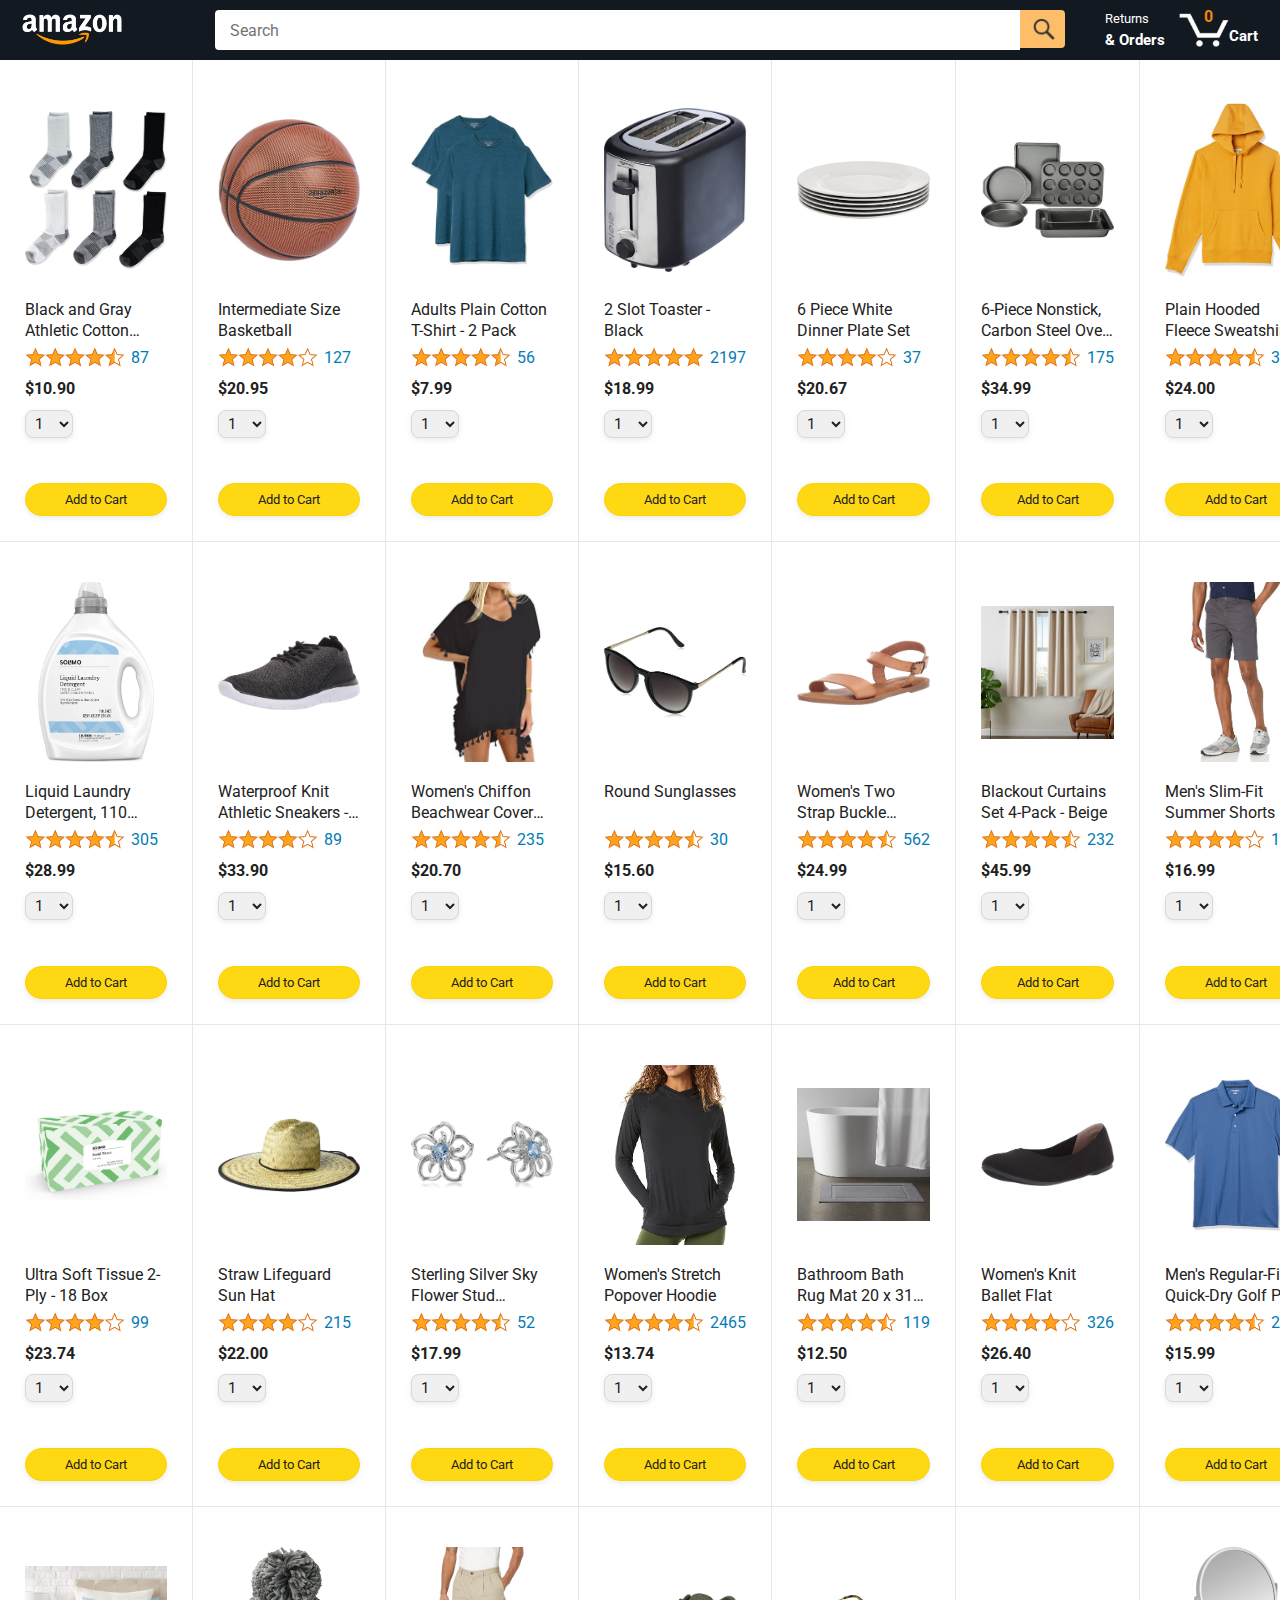
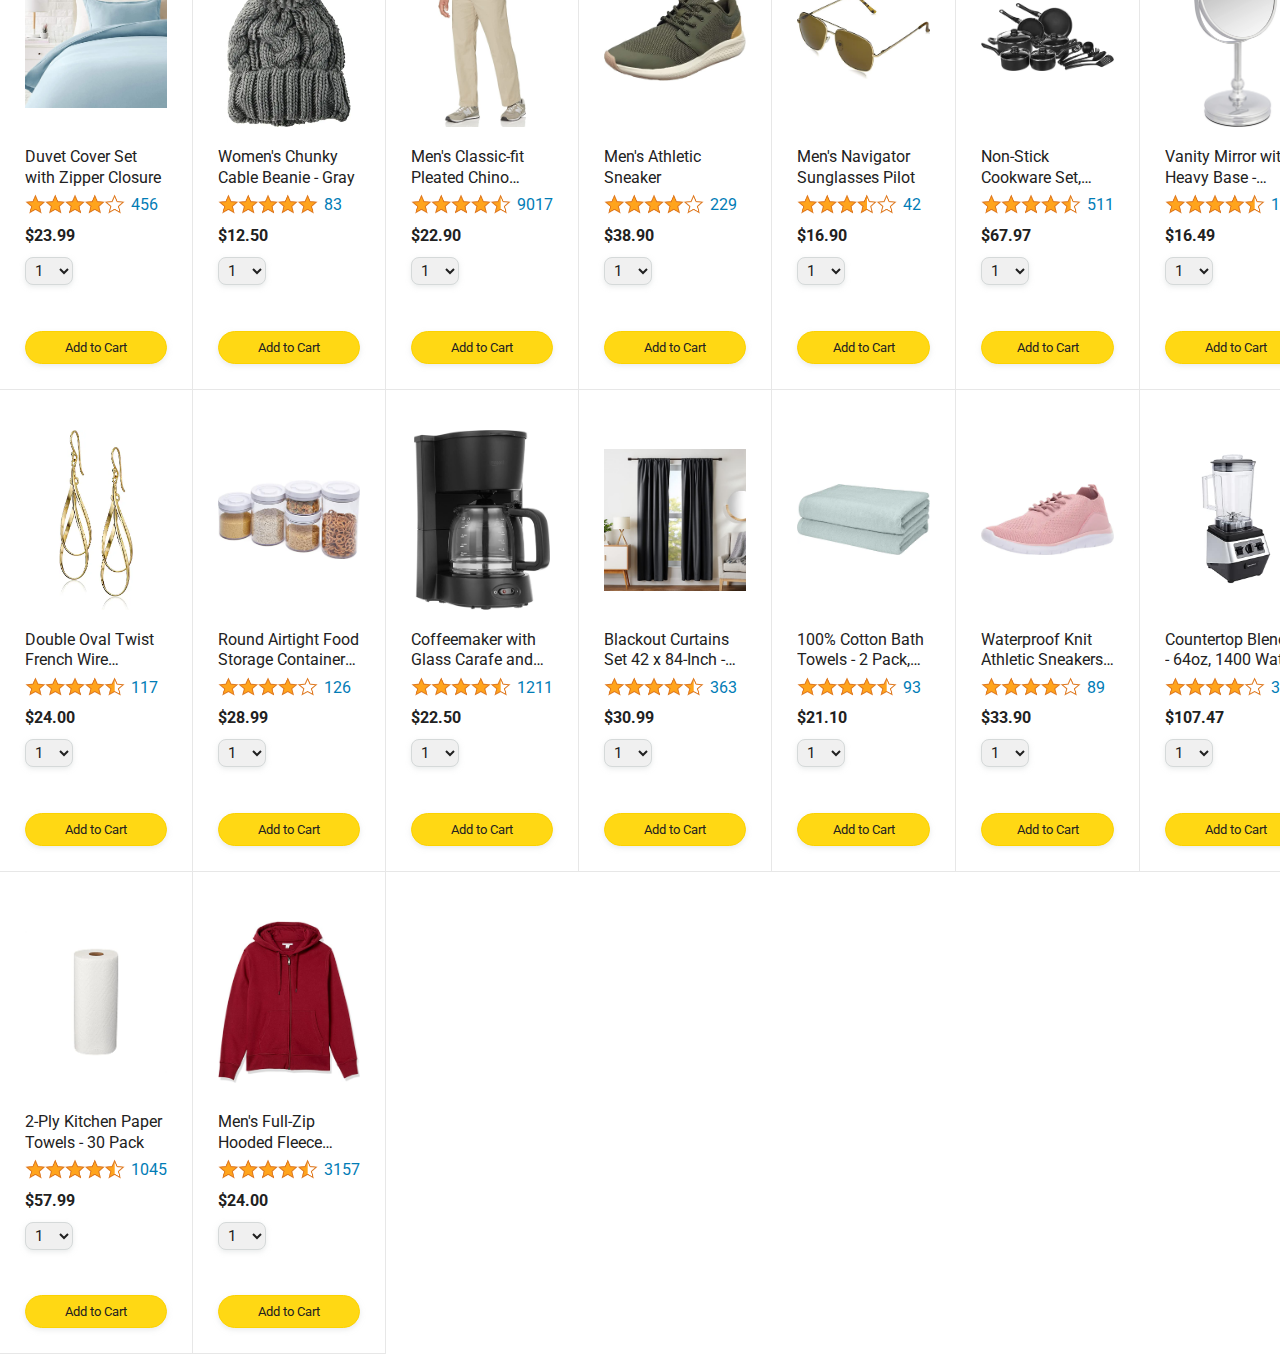
<file: index.html>
<!DOCTYPE html>
<html>
  <head>
    <title>Amazon Project</title>
    <meta name="viewport" content="width=device-width, initial-scale=1">

    <link rel="preconnect" href="https://fonts.googleapis.com">
    <link rel="preconnect" href="https://fonts.gstatic.com" crossorigin>
    <link href="https://fonts.googleapis.com/css2?family=Roboto:wght@400;500;700&display=swap" rel="stylesheet">

    <link rel="stylesheet" href="styles/shared/general.css">
    <link rel="stylesheet" href="styles/shared/amazon-header.css">
    <link rel="stylesheet" href="styles/pages/amazon.css">
    <link href="https://cdn.jsdelivr.net/npm/bootstrap@5.3.0/dist/css/bootstrap.min.css" rel="stylesheet" integrity="sha384-9ndCyUaIbzAi2FUVXJi0CjmCapSmO7SnpJef0486qhLnuZ2cdeRhO02iuK6FUUVM" crossorigin="anonymous">
  </head>
  <body class="container-fluid" style="line-height: 130%;">
    <div class="amazon-header">
      <div class="amazon-header-left-section">
        <a href="index.html" class="header-link">
          <img class="amazon-logo"
            src="images/amazon-logo-white.png">
          <img class="amazon-mobile-logo"
            src="images/amazon-mobile-logo-white.png">
        </a>
      </div>

      <div class="amazon-header-middle-section">
        <input class="search-bar" type="text" placeholder="Search">

        <button class="search-button">
          <img class="search-icon" src="images/icons/search-icon.png">
        </button>
      </div>

      <div class="amazon-header-right-section">
        <a class="orders-link header-link" href="orders.html">
          <span class="returns-text">Returns</span>
          <span class="orders-text">& Orders</span>
        </a>

        <a class="cart-link header-link" href="checkout.html">
          <img class="cart-icon" src="images/icons/cart-icon.png">
          <div class="cart-quantity"><span id="cart-quantity">0</span></div>
          <div class="cart-text">Cart</div>
        </a>
      </div>
    </div>
    
    <div class="main">
      <div class="products-grid products-grid-js row"></div>
      </div>
    </div>

    <script src="data/cart.js"></script>
    <script src="data/products.js"></script>
    <script src="scripts/amazon.js"></script>
    <script src="https://cdn.jsdelivr.net/npm/bootstrap@5.3.0/dist/js/bootstrap.bundle.min.js" integrity="sha384-geWF76RCwLtnZ8qwWowPQNguL3RmwHVBC9FhGdlKrxdiJJigb/j/68SIy3Te4Bkz" crossorigin="anonymous"></script>
    
  </body>
</html>
</file>
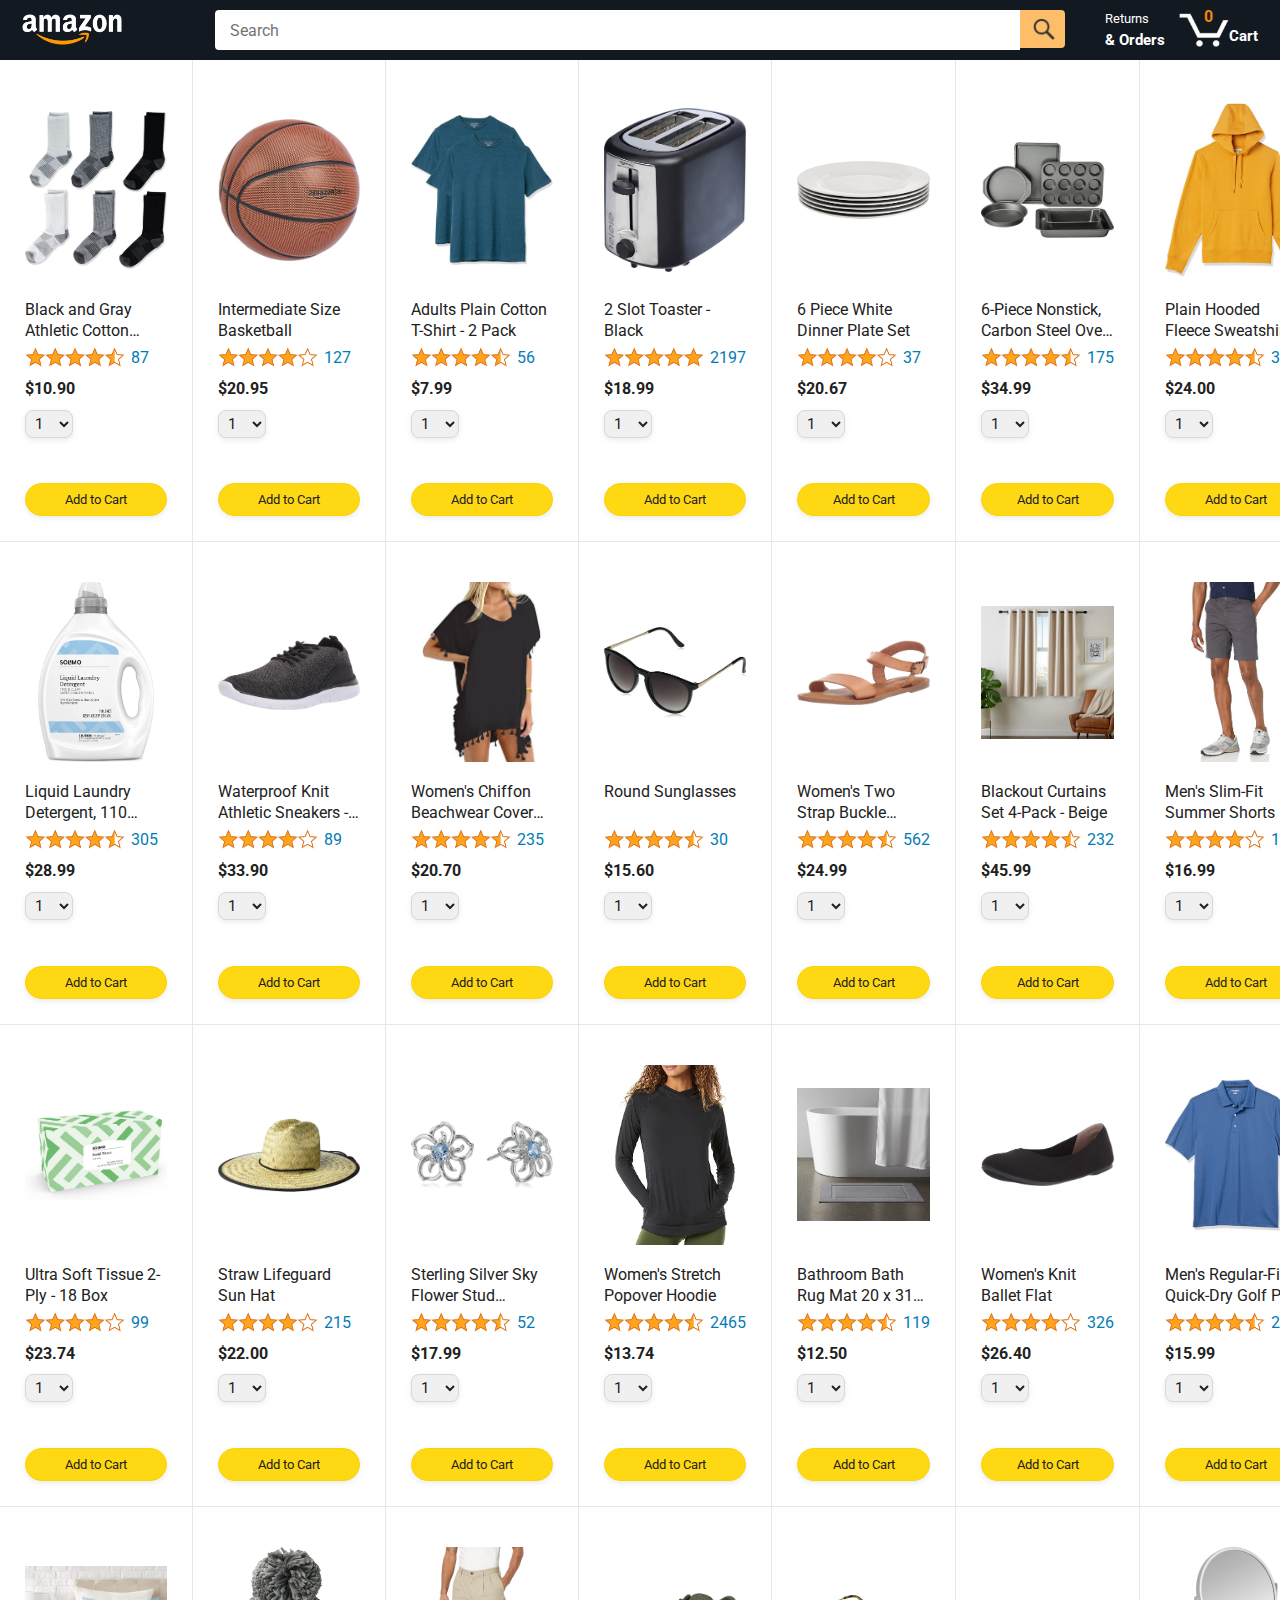
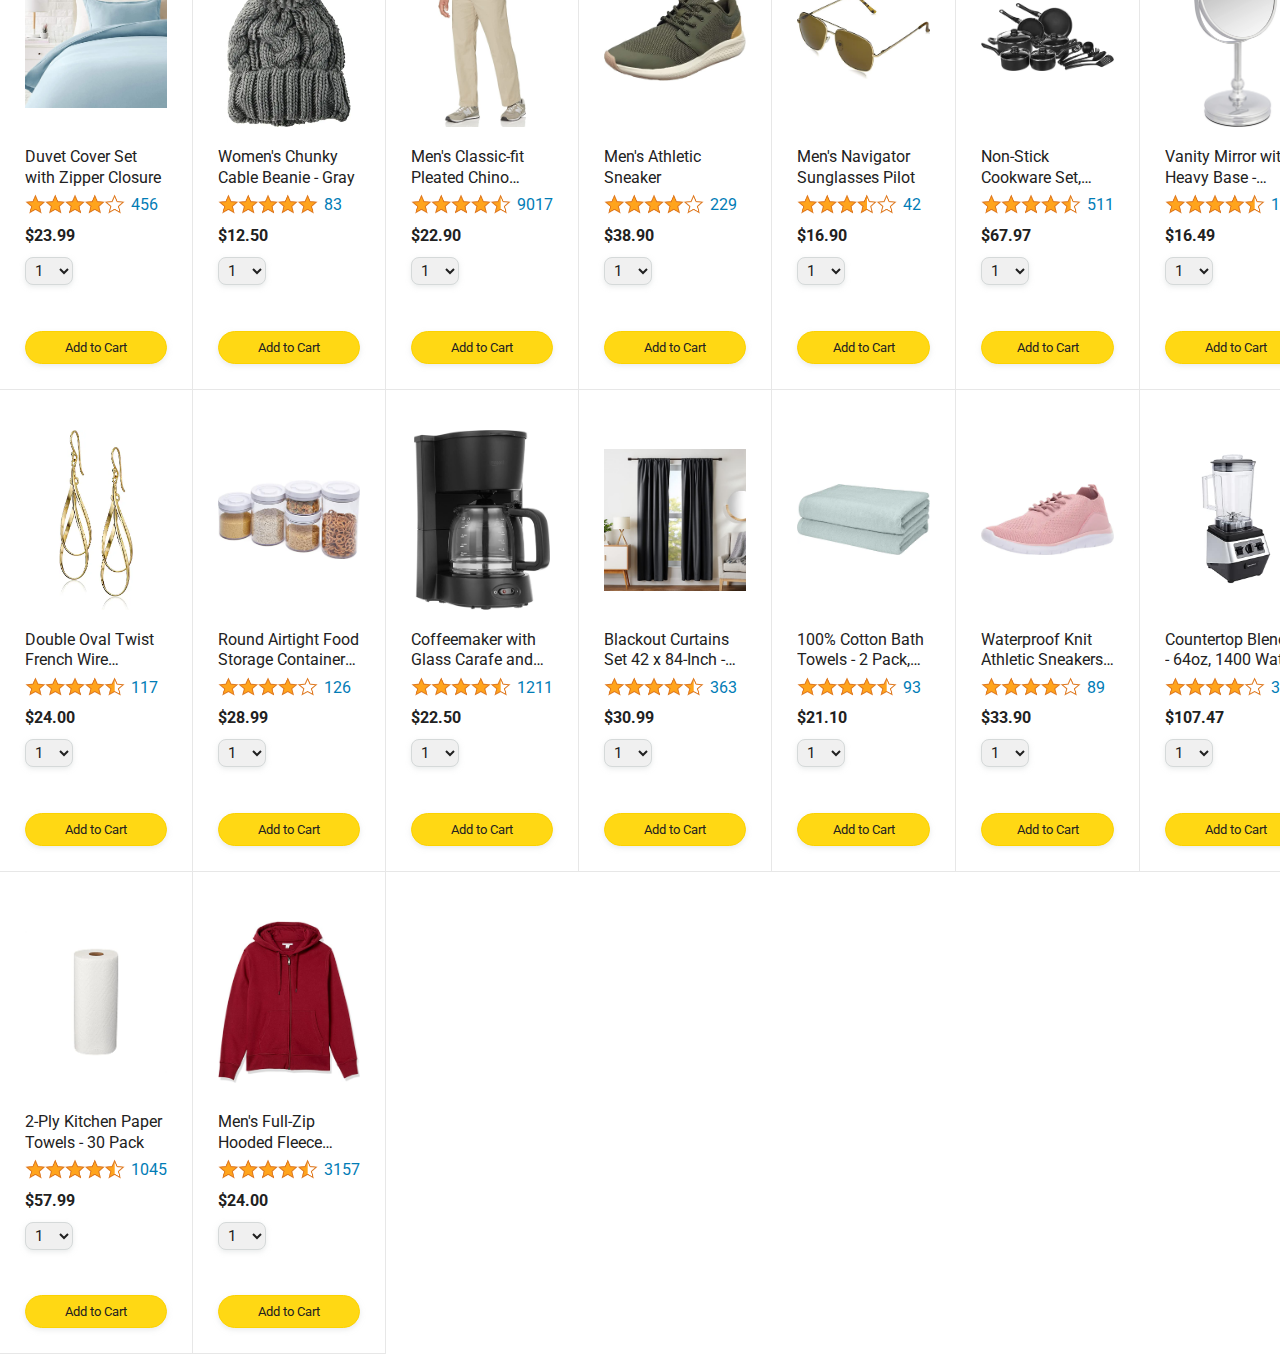
<file: amazon.html>
<!DOCTYPE html>
<html>
  <head>
    <title>Amazon Project</title>

    <!-- This code is needed for responsive design to work.
      (Responsive design = make the website look good on
      smaller screen sizes like a phone or a tablet). -->
    <meta name="viewport" content="width=device-width, initial-scale=1">

    <!-- Load a font called Roboto from Google Fonts. -->
    <link rel="preconnect" href="https://fonts.googleapis.com">
    <link rel="preconnect" href="https://fonts.gstatic.com" crossorigin>
    <link href="https://fonts.googleapis.com/css2?family=Roboto:wght@400;500;700&display=swap" rel="stylesheet">

    <!-- Here are the CSS files for this page. -->
    <link rel="stylesheet" href="styles/shared/general.css">
    <link rel="stylesheet" href="styles/shared/amazon-header.css">
    <link rel="stylesheet" href="styles/pages/amazon.css">
  </head>
  <body>
    <div class="amazon-header">
      <div class="amazon-header-left-section">
        <a href="amazon.html" class="header-link">
          <img class="amazon-logo"
            src="images/amazon-logo-white.png">
          <img class="amazon-mobile-logo"
            src="images/amazon-mobile-logo-white.png">
        </a>
      </div>

      <div class="amazon-header-middle-section">
        <input class="search-bar" type="text" placeholder="Search">

        <button class="search-button">
          <img class="search-icon" src="images/icons/search-icon.png">
        </button>
      </div>

      <div class="amazon-header-right-section">
        <a class="orders-link header-link" href="orders.html">
          <span class="returns-text">Returns</span>
          <span class="orders-text">& Orders</span>
        </a>

        <a class="cart-link header-link" href="checkout.html">
          <img class="cart-icon" src="images/icons/cart-icon.png">
          <div class="cart-quantity"><span id="cart-quantity">0</span></div>
          <div class="cart-text">Cart</div>
        </a>
      </div>
    </div>
    
    <div class="main">
      <div class="products-grid products-grid-js">
        </div>
      </div>
    </div>

    <script src="data/cart.js"></script>
    <script src="data/products.js"></script>
    <script src="scripts/amazon.js"></script>
    
  </body>
</html>
</file>
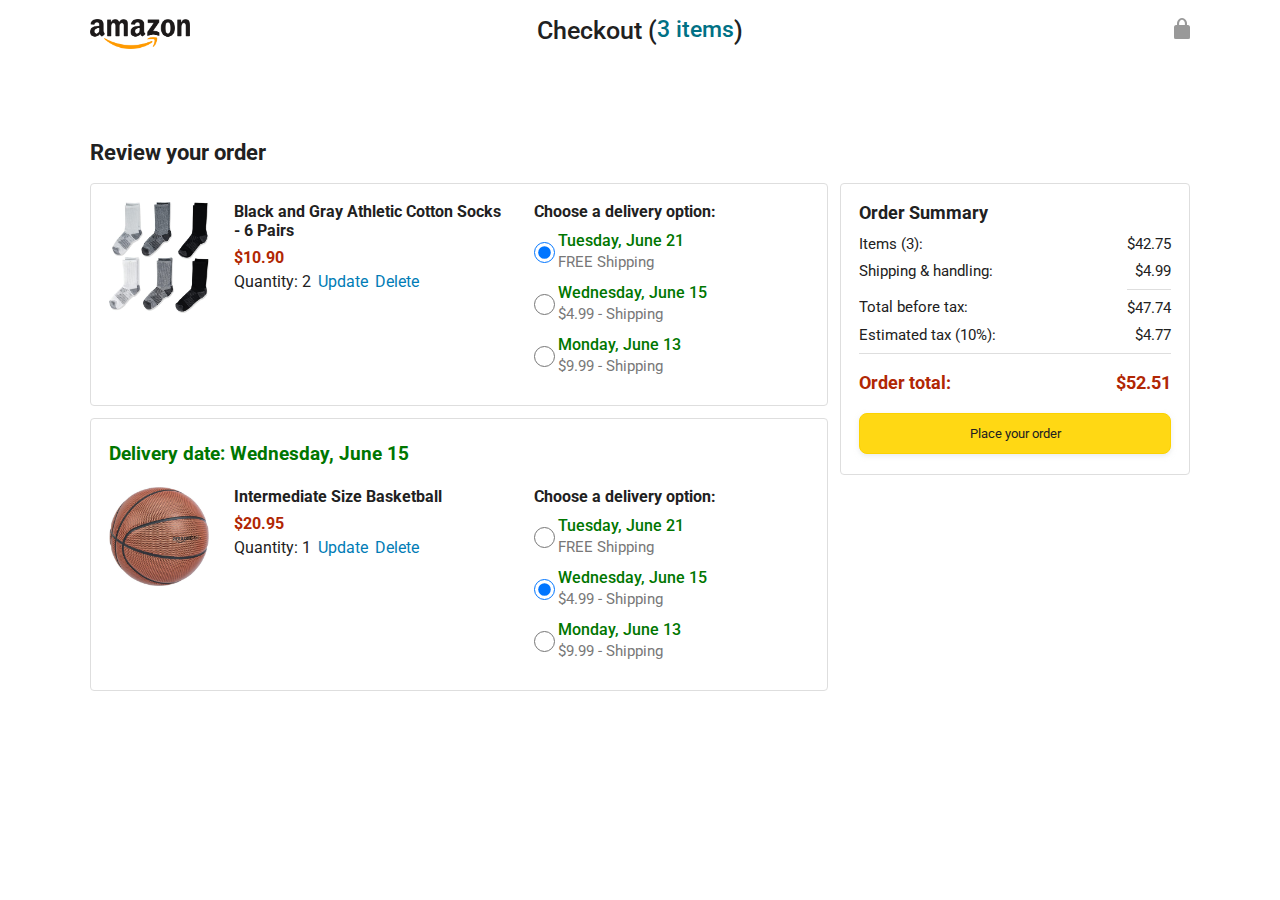
<file: checkout.html>
<!DOCTYPE html>
<html>
  <head>
    <title>Checkout</title>
    <meta name="viewport" content="width=device-width, initial-scale=1">
    <link rel="preconnect" href="https://fonts.googleapis.com">
    <link rel="preconnect" href="https://fonts.gstatic.com" crossorigin>
    <link href="https://fonts.googleapis.com/css2?family=Roboto:wght@400;500;700&display=swap" rel="stylesheet">
    <link rel="stylesheet" href="styles/shared/general.css">
    <link rel="stylesheet" href="styles/pages/checkout/checkout-header.css">
    <link rel="stylesheet" href="styles/pages/checkout/checkout.css">
  </head>
  <body>
    <div class="checkout-header">
      <div class="header-content">
        <div class="checkout-header-left-section">
          <a href="index.html">
            <img class="amazon-logo" src="images/amazon-logo.png">
            <img class="amazon-mobile-logo" src="images/amazon-mobile-logo.png">
          </a>
        </div>

        <div class="checkout-header-middle-section">
          Checkout (<a class="return-to-home-link"
            href="index.html">3 items</a>)
        </div>

        <div class="checkout-header-right-section">
          <img src="images/icons/checkout-lock-icon.png">
        </div>
      </div>
    </div>

    <div class="main">
      <div class="page-title">Review your order</div>

      <div class="checkout-grid">
        <div class="order-summary">
          <div class="cart-item-container">

            <div class="cart-item-details-grid">
              <img class="product-image"
                src="images/products/athletic-cotton-socks-6-pairs.jpg">

              <div class="cart-item-details">
                <div class="product-name">
                  Black and Gray Athletic Cotton Socks - 6 Pairs
                </div>
                <div class="product-price">
                  $10.90
                </div>
                <div class="product-quantity">
                  <span>
                    Quantity: <span class="quantity-label">2</span>
                  </span>
                  <span class="update-quantity-link link-primary">
                    Update
                  </span>
                  <span class="delete-quantity-link link-primary">
                    Delete
                  </span>
                </div>
              </div>

              <div class="delivery-options">
                <div class="delivery-options-title">
                  Choose a delivery option:
                </div>
                <div class="delivery-option">
                  <input type="radio" checked
                    class="delivery-option-input"
                    name="delivery-option-1">
                  <div>
                    <div class="delivery-option-date">
                      Tuesday, June 21
                    </div>
                    <div class="delivery-option-price">
                      FREE Shipping
                    </div>
                  </div>
                </div>
                <div class="delivery-option">
                  <input type="radio"
                    class="delivery-option-input"
                    name="delivery-option-1">
                  <div>
                    <div class="delivery-option-date">
                      Wednesday, June 15
                    </div>
                    <div class="delivery-option-price">
                      $4.99 - Shipping
                    </div>
                  </div>
                </div>
                <div class="delivery-option">
                  <input type="radio"
                    class="delivery-option-input"
                    name="delivery-option-1">
                  <div>
                    <div class="delivery-option-date">
                      Monday, June 13
                    </div>
                    <div class="delivery-option-price">
                      $9.99 - Shipping
                    </div>
                  </div>
                </div>
              </div>
            </div>
          </div>

          <div class="cart-item-container">
            <div class="delivery-date">
              Delivery date: Wednesday, June 15
            </div>

            <div class="cart-item-details-grid">
              <img class="product-image"
                src="images/products/intermediate-composite-basketball.jpg">

              <div class="cart-item-details">
                <div class="product-name">
                  Intermediate Size Basketball
                </div>
                <div class="product-price">
                  $20.95
                </div>
                <div class="product-quantity">
                  <span>
                    Quantity: <span class="quantity-label">1</span>
                  </span>
                  <span class="update-quantity-link link-primary">
                    Update
                  </span>
                  <span class="delete-quantity-link link-primary">
                    Delete
                  </span>
                </div>
              </div>

              <div class="delivery-options">
                <div class="delivery-options-title">
                  Choose a delivery option:
                </div>

                <div class="delivery-option">
                  <input type="radio" class="delivery-option-input"
                    name="delivery-option-2">
                  <div>
                    <div class="delivery-option-date">
                      Tuesday, June 21
                    </div>
                    <div class="delivery-option-price">
                      FREE Shipping
                    </div>
                  </div>
                </div>
                <div class="delivery-option">
                  <input type="radio" checked class="delivery-option-input"
                    name="delivery-option-2">
                  <div>
                    <div class="delivery-option-date">
                      Wednesday, June 15
                    </div>
                    <div class="delivery-option-price">
                      $4.99 - Shipping
                    </div>
                  </div>
                </div>
                <div class="delivery-option">
                  <input type="radio" class="delivery-option-input"
                    name="delivery-option-2">
                  <div>
                    <div class="delivery-option-date">
                      Monday, June 13
                    </div>
                    <div class="delivery-option-price">
                      $9.99 - Shipping
                    </div>
                  </div>
                </div>
              </div>
            </div>
          </div>
        </div>

        <div class="payment-summary">
          <div class="payment-summary-title">
            Order Summary
          </div>

          <div class="payment-summary-row">
            <div>Items (3):</div>
            <div class="payment-summary-money">$42.75</div>
          </div>

          <div class="payment-summary-row">
            <div>Shipping &amp; handling:</div>
            <div class="payment-summary-money">$4.99</div>
          </div>

          <div class="payment-summary-row subtotal-row">
            <div>Total before tax:</div>
            <div class="payment-summary-money">$47.74</div>
          </div>

          <div class="payment-summary-row">
            <div>Estimated tax (10%):</div>
            <div class="payment-summary-money">$4.77</div>
          </div>

          <div class="payment-summary-row total-row">
            <div>Order total:</div>
            <div class="payment-summary-money">$52.51</div>
          </div>

          <button class="place-order-button button-primary">
            Place your order
          </button>
        </div>
      </div>
    </div>
  </body>
</html>
</file>
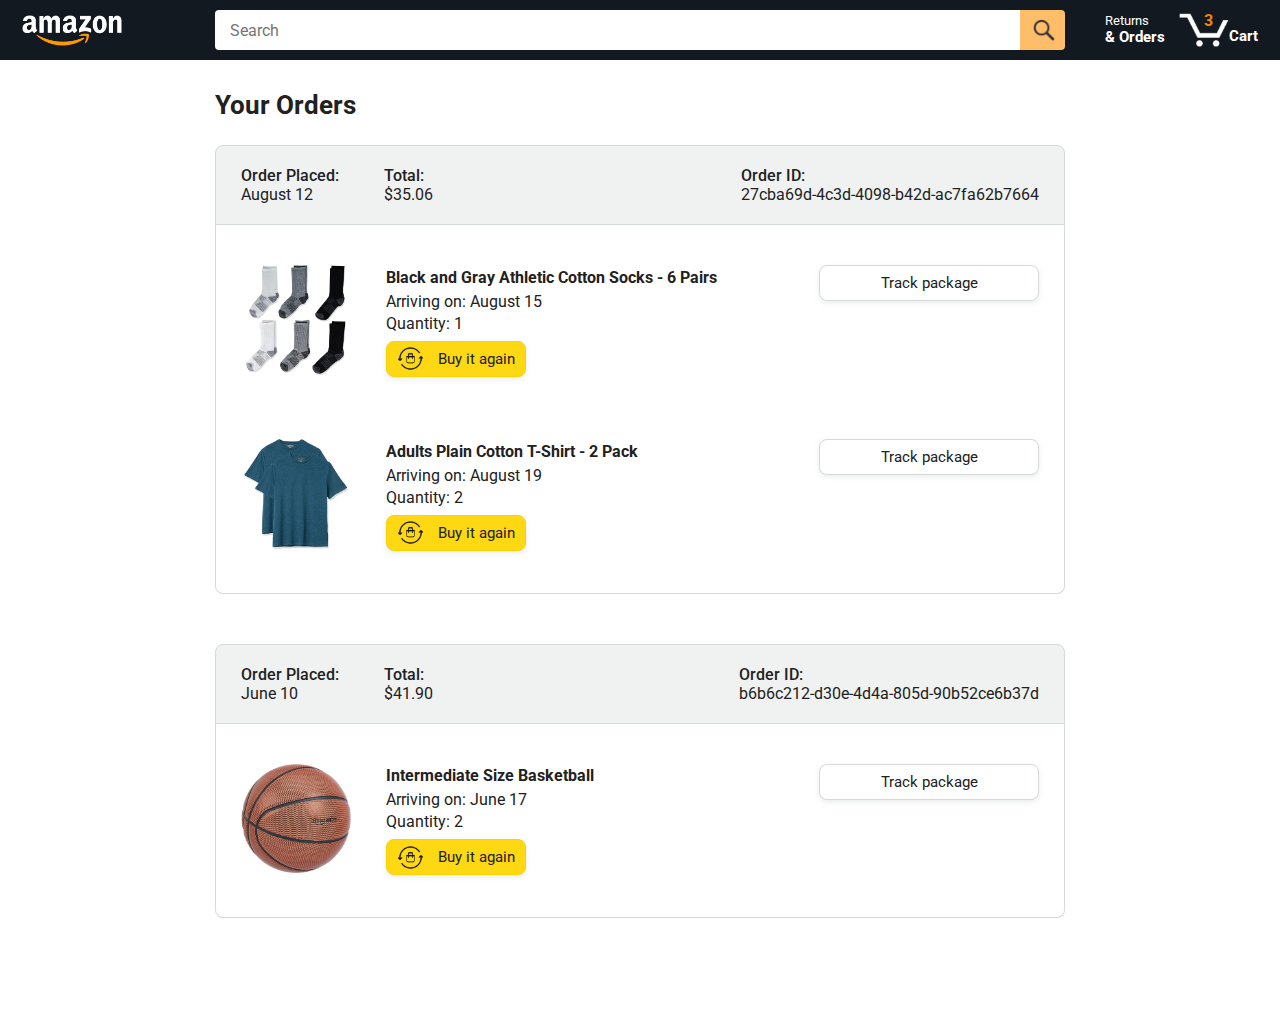
<file: orders.html>
<!DOCTYPE html>
<html>
  <head>
    <title>Orders</title>

    <meta name="viewport" content="width=device-width, initial-scale=1">

    <link rel="preconnect" href="https://fonts.googleapis.com">
    <link rel="preconnect" href="https://fonts.gstatic.com" crossorigin>
    <link href="https://fonts.googleapis.com/css2?family=Roboto:wght@400;500;700&display=swap" rel="stylesheet">

    <link rel="stylesheet" href="styles/shared/general.css">
    <link rel="stylesheet" href="styles/shared/amazon-header.css">
    <link rel="stylesheet" href="styles/pages/orders.css">
  </head>
  <body>
    <div class="amazon-header">
      <div class="amazon-header-left-section">
        <a href="index.html" class="header-link">
          <img class="amazon-logo"
            src="images/amazon-logo-white.png">
          <img class="amazon-mobile-logo"
            src="images/amazon-mobile-logo-white.png">
        </a>
      </div>

      <div class="amazon-header-middle-section">
        <input class="search-bar" type="text" placeholder="Search">

        <button class="search-button"  style="height: 40px;">
          <img class="search-icon" src="images/icons/search-icon.png">
        </button>
      </div>

      <div class="amazon-header-right-section">
        <a class="orders-link header-link" href="orders.html">
          <span class="returns-text">Returns</span>
          <span class="orders-text">& Orders</span>
        </a>

        <a class="cart-link header-link" href="checkout.html">
          <img class="cart-icon" src="images/icons/cart-icon.png">
          <div class="cart-quantity">3</div>
          <div class="cart-text">Cart</div>
        </a>
      </div>
    </div>

    <div class="main">
      <div class="page-title">Your Orders</div>

      <div class="orders-grid">
        <div class="order-container">
          
          <div class="order-header">
            <div class="order-header-left-section">
              <div class="order-date">
                <div class="order-header-label">Order Placed:</div>
                <div>August 12</div>
              </div>
              <div class="order-total">
                <div class="order-header-label">Total:</div>
                <div>$35.06</div>
              </div>
            </div>

            <div class="order-header-right-section">
              <div class="order-header-label">Order ID:</div>
              <div>27cba69d-4c3d-4098-b42d-ac7fa62b7664</div>
            </div>
          </div>

          <div class="order-details-grid">
            <div class="product-image-container">
              <img src="images/products/athletic-cotton-socks-6-pairs.jpg">
            </div>

            <div class="product-details">
              <div class="product-name">
                Black and Gray Athletic Cotton Socks - 6 Pairs
              </div>
              <div class="product-delivery-date">
                Arriving on: August 15
              </div>
              <div class="product-quantity">
                Quantity: 1
              </div>
              <button class="buy-again-button button-primary">
                <img class="buy-again-icon" src="images/icons/buy-again.png">
                <span class="buy-again-message">Buy it again</span>
              </button>
            </div>

            <div class="product-actions">
              <a href="tracking.html">
                <button class="track-package-button button-secondary">
                  Track package
                </button>
              </a>
            </div>

            <div class="product-image-container">
              <img src="images/products/adults-plain-cotton-tshirt-2-pack-teal.jpg">
            </div>

            <div class="product-details">
              <div class="product-name">
                Adults Plain Cotton T-Shirt - 2 Pack
              </div>
              <div class="product-delivery-date">
                Arriving on: August 19
              </div>
              <div class="product-quantity">
                Quantity: 2
              </div>
              <button class="buy-again-button button-primary">
                <img class="buy-again-icon" src="images/icons/buy-again.png">
                <span class="buy-again-message">Buy it again</span>
              </button>
            </div>

            <div class="product-actions">
              <a href="tracking.html">
                <button class="track-package-button button-secondary">
                  Track package
                </button>
              </a>
            </div>
          </div>
        </div>

        <div class="order-container">

          <div class="order-header">
            <div class="order-header-left-section">
              <div class="order-date">
                <div class="order-header-label">Order Placed:</div>
                <div>June 10</div>
              </div>
              <div class="order-total">
                <div class="order-header-label">Total:</div>
                <div>$41.90</div>
              </div>
            </div>

            <div class="order-header-right-section">
              <div class="order-header-label">Order ID:</div>
              <div>b6b6c212-d30e-4d4a-805d-90b52ce6b37d</div>
            </div>
          </div>

          <div class="order-details-grid">
            <div class="product-image-container">
              <img src="images/products/intermediate-composite-basketball.jpg">
            </div>

            <div class="product-details">
              <div class="product-name">
                Intermediate Size Basketball
              </div>
              <div class="product-delivery-date">
                Arriving on: June 17
              </div>
              <div class="product-quantity">
                Quantity: 2
              </div>
              <button class="buy-again-button button-primary">
                <img class="buy-again-icon" src="images/icons/buy-again.png">
                <span class="buy-again-message">Buy it again</span>
              </button>
            </div>

            <div class="product-actions">
              <a href="tracking.html">
                <button class="track-package-button button-secondary">
                  Track package
                </button>
              </a>
            </div>
          </div>
        </div>
      </div>
    </div>
  </body>
</html>
</file>
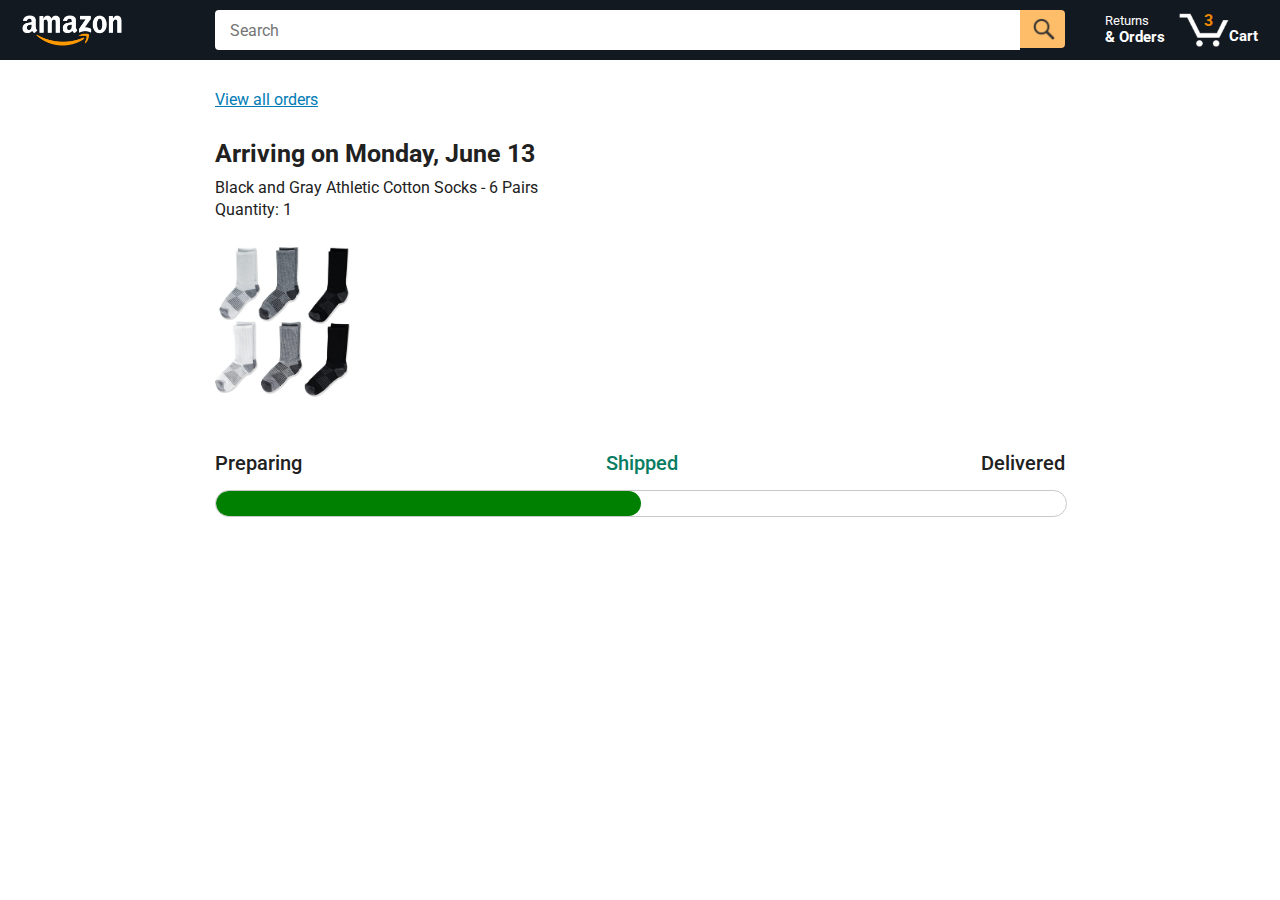
<file: tracking.html>
<!DOCTYPE html>
<html>
  <head>
    <title>Tracking</title>

    <meta name="viewport" content="width=device-width, initial-scale=1">

    <link rel="preconnect" href="https://fonts.googleapis.com">
    <link rel="preconnect" href="https://fonts.gstatic.com" crossorigin>
    <link href="https://fonts.googleapis.com/css2?family=Roboto:wght@400;500;700&display=swap" rel="stylesheet">

    <link rel="stylesheet" href="styles/shared/general.css">
    <link rel="stylesheet" href="styles/shared/amazon-header.css">
    <link rel="stylesheet" href="styles/pages/tracking.css">
  </head>
  <body>
    <div class="amazon-header">
      <div class="amazon-header-left-section">
        <a href="index.html" class="header-link">
          <img class="amazon-logo"
            src="images/amazon-logo-white.png">
          <img class="amazon-mobile-logo"
            src="images/amazon-mobile-logo-white.png">
        </a>
      </div>

      <div class="amazon-header-middle-section">
        <input class="search-bar" type="text" placeholder="Search">

        <button class="search-button">
          <img class="search-icon" src="images/icons/search-icon.png">
        </button>
      </div>

      <div class="amazon-header-right-section">
        <a class="orders-link header-link" href="orders.html">
          <span class="returns-text">Returns</span>
          <span class="orders-text">& Orders</span>
        </a>

        <a class="cart-link header-link" href="checkout.html">
          <img class="cart-icon" src="images/icons/cart-icon.png">
          <div class="cart-quantity">3</div>
          <div class="cart-text">Cart</div>
        </a>
      </div>
    </div>

    <div class="main">
      <div class="order-tracking">
        <a class="back-to-orders-link link-primary" href="orders.html">
          View all orders
        </a>

        <div class="delivery-date">
          Arriving on Monday, June 13
        </div>

        <div class="product-info">
          Black and Gray Athletic Cotton Socks - 6 Pairs
        </div>

        <div class="product-info">
          Quantity: 1
        </div>

        <img class="product-image" src="images/products/athletic-cotton-socks-6-pairs.jpg">

        <div class="progress-labels-container">
          <div class="progress-label">
            Preparing
          </div>
          <div class="progress-label current-status">
            Shipped
          </div>
          <div class="progress-label">
            Delivered
          </div>
        </div>

        <div class="progress-bar-container">
          <div class="progress-bar"></div>
        </div>
      </div>
    </div>
  </body>
</html>
</file>
<file: styles/shared/general.css>
body {
  font-family: Roboto, Arial;
  color: rgb(33, 33, 33);
  margin: 0;
}

p {
  margin: 0;
}

button {
  cursor: pointer;
}

select {
  cursor: pointer;
}

input, select, button {
  font-family: Roboto, Arial;
}

.button-primary {
  color: rgb(33, 33, 33);
  background-color: rgb(255, 216, 20);
  border: 1px solid rgb(252, 210, 0);
  border-radius: 8px;
  cursor: pointer;
  box-shadow: 0 2px 5px rgba(213, 217, 217, 0.5);
}

.button-primary:hover {
  background-color: rgb(247, 202, 0);
  border: 1px solid rgb(242, 194, 0);
}

.button-primary:active {
  background: rgb(255, 216, 20);
  border-color: rgb(252, 210, 0);
  box-shadow: none;
}

.button-secondary {
  color: rgb(33, 33, 33);
  background: white;
  border: 1px solid rgb(213, 217, 217);
  border-radius: 8px;
  cursor: pointer;
  box-shadow: 0 2px 5px rgba(213, 217, 217, 0.5);
}

.button-secondary:hover {
  background-color: rgb(247, 250, 250);
}

.button-secondary:active {
  background-color: rgb(237, 253, 255);
  box-shadow: none;
}

.limit-text-to-2-lines {
  display: -webkit-box;
  -webkit-line-clamp: 2;
  -webkit-box-orient: vertical;
  overflow: hidden;
}

.link-primary {
  color: rgb(1, 124, 182);
  cursor: pointer;
}

.link-primary:hover {
  color: rgb(196, 80, 0);
}

/* Styles for dropdown selectors. */
select {
  color: rgb(33, 33, 33);
  background-color: rgb(240, 240, 240);
  border: 1px solid rgb(213, 217, 217);
  border-radius: 8px;
  padding: 3px 5px;
  font-size: 15px;
  cursor: pointer;
  box-shadow: 0 2px 5px rgba(213, 217, 217, 0.5);
}

select:focus,
input:focus {
  outline: 2px solid rgb(255, 153, 0);
}
</file>
<file: styles/shared/amazon-header.css>
.amazon-header {
  background-color: rgb(19, 25, 33);
  color: white;
  padding-left: 15px;
  padding-right: 15px;

  display: flex;
  align-items: center;
  justify-content: space-between;

  position: fixed;
  top: 0;
  left: 0;
  right: 0;
  height: 60px;
}

.amazon-header-left-section {
  width: 180px;
}

@media (max-width: 800px) {
  .amazon-header-left-section {
    width: unset;
  }
}

.header-link {
  display: inline-block;
  padding: 6px;
  border-radius: 2px;
  cursor: pointer;
  text-decoration: none;
  border: 1px solid rgba(0, 0, 0, 0);
}

.header-link:hover {
  border: 1px solid white;
}

.amazon-logo {
  width: 100px;
  margin-top: 5px;
}

.amazon-mobile-logo {
  display: none;
}

@media (max-width: 575px) {
  .amazon-logo {
    display: none;
  }

  .amazon-mobile-logo {
    display: block;
    height: 35px;
    margin-top: 5px;
  }
}

.amazon-header-middle-section {
  flex: 1;
  max-width: 850px;
  margin-left: 10px;
  margin-right: 10px;
  display: flex;
}

.search-bar {
  flex: 1;
  width: 0;
  font-size: 16px;
  height: 38px;
  padding-left: 15px;
  border: none;
  border-top-left-radius: 4px;
  border-bottom-left-radius: 4px;
  border-top-right-radius: 0;
  border-bottom-right-radius: 0;
}
.search-button {
  background-color: rgb(254, 189, 105);
  border: none;
  width: 45px;
  height: 38px;
  border-top-right-radius: 4px;
  border-bottom-right-radius: 4px;
  flex-shrink: 0;
}

.search-icon {
  height: 22px;
  margin-left: 2px;
  margin-top: 3px;
}

.amazon-header-right-section {
  width: 180px;
  flex-shrink: 0;
  display: flex;
  justify-content: end;
}

.orders-link {
  color: white;
}

.returns-text {
  display: block;
  font-size: 13px;
}

.orders-text {
  display: block;
  font-size: 15px;
  font-weight: 700;
}

.cart-link {
  color: white;
  display: flex;
  align-items: center;
  position: relative;
}

.cart-icon {
  width: 50px;
}

.cart-text {
  margin-top: 12px;
  font-size: 15px;
  font-weight: 700;
}

.cart-quantity {
  color: rgb(240, 136, 4);
  font-size: 16px;
  font-weight: 700;

  position: absolute;
  top: 4px;
  left: 22px;
  
  width: 26px;
  text-align: center;
}
</file>
<file: styles/pages/amazon.css>
.main {
  margin-top: 60px;
}

.products-grid {
  display: grid;
  grid-template-columns: repeat(8, 1fr);
}

p{
  font-size: 12px;
}

body{
  line-height: 130%;
}

.product-container {
  padding-top: 40px;
  padding-bottom: 25px;
  padding-left: 25px;
  padding-right: 25px;

  border-right: 1px solid rgb(231, 231, 231);
  border-bottom: 1px solid rgb(231, 231, 231);

  display: flex;
  flex-direction: column;
}

.product-image-container {
  display: flex;
  justify-content: center;
  align-items: center;

  height: 180px;
  margin-bottom: 20px;
}

.product-image {
  max-width: 100%;
  max-height: 100%;
}

.product-name {
  height: 40px;
  margin-bottom: 5px;
}

.product-rating-container {
  display: flex;
  align-items: center;
  margin-bottom: 10px;
}

.product-rating-stars {
  width: 100px;
  margin-right: 6px;
}

.product-rating-count {
  color: rgb(1, 124, 182);
  cursor: pointer;
  margin-top: 3px;
}

.product-price {
  font-weight: 700;
  margin-bottom: 10px;
}

.product-quantity-container {
  margin-bottom: 17px;
}

.product-spacer {
  flex: 1;
}

.added-to-cart {
  color: rgb(6, 125, 98);
  font-size: 16px;

  display: flex;
  align-items: center;
  margin-bottom: 8px;
  opacity: 0;
}

.added-to-cart img {
  height: 20px;
  margin-right: 5px;
}

.add-to-cart-button {
  width: 100%;
  padding: 8px;
  border-radius: 50px;
}
</file>
<file: styles/pages/checkout/checkout-header.css>
.checkout-header {
  height: 60px;
  padding-left: 30px;
  padding-right: 30px;
  background-color: white;

  display: flex;
  justify-content: center;

  position: fixed;
  top: 0;
  left: 0;
  right: 0;
  z-index: 1000;
}

.header-content {
  width: 100%;
  max-width: 1100px;

  display: flex;
  align-items: center;
}

.checkout-header-left-section {
  width: 150px;
}

.amazon-logo {
  width: 100px;
  margin-top: 12px;
}

.amazon-mobile-logo {
  display: none;
}

/* @media is used to create responsive design (making the
   website look good on any screen size). This @media
   means when the screen width is 575px or less, different
   styles (inside the {...}) will be applied. */
@media (max-width: 575px) {
  .checkout-header-left-section {
    width: auto;
  }

  .amazon-logo {
    display: none;
  }

  .amazon-mobile-logo {
    display: inline-block;
    height: 35px;
    margin-top: 5px;
  }
}

.checkout-header-middle-section {
  flex: 1;
  flex-shrink: 0;
  text-align: center;

  font-size: 25px;
  font-weight: 500;

  display: flex;
  justify-content: center;
}

.return-to-home-link {
  color: rgb(0, 113, 133);
  font-size: 23px;
  text-decoration: none;
  cursor: pointer;
}

@media (max-width: 1000px) {
  .checkout-header-middle-section {
    font-size: 20px;
    margin-right: 60px;
  }

  .return-to-home-link {
    font-size: 18px;
  }
}

@media (max-width: 575px) {
  .checkout-header-middle-section {
    margin-right: 5px;
  }
}

.checkout-header-right-section {
  text-align: right;
  width: 150px;
}

@media (max-width: 1000px) {
  .checkout-header-right-section {
    width: auto;
  }
}
</file>
<file: styles/pages/checkout/checkout.css>
.main {
  max-width: 1100px;
  padding-left: 30px;
  padding-right: 30px;

  margin-top: 140px;
  margin-bottom: 100px;

  /* margin-left: auto;
     margin-right auto;
     Is a trick for centering an element horizontally
     without needing a container. */
  margin-left: auto;
  margin-right: auto;
}

.page-title {
  font-weight: 700;
  font-size: 22px;
  margin-bottom: 18px;
}

.checkout-grid {
  display: grid;
  /* Here, 1fr means the first column will take
     up the remaining space in the grid. */
  grid-template-columns: 1fr 350px;
  column-gap: 12px;

  /* Use align-items: start; to prevent the elements
     in the grid from stretching vertically. */
  align-items: start;
}

@media (max-width: 1000px) {
  .main {
    max-width: 500px;
  }

  .checkout-grid {
    grid-template-columns: 1fr;
  }
}

.cart-item-container,
.payment-summary {
  border: 1px solid rgb(222, 222, 222);
  border-radius: 4px;
  padding: 18px;
}

.cart-item-container {
  margin-bottom: 12px;
}

.payment-summary {
  padding-bottom: 5px;
}

@media (max-width: 1000px) {
  .payment-summary {
    /* grid-row: 1 means this element will be placed into row
      1 in the grid. (Normally, the row that an element is
      placed in is determined by the order of the elements in
      the HTML. grid-row overrides this default ordering). */
    grid-row: 1;
    margin-bottom: 12px;
  }
}

.delivery-date {
  color: rgb(0, 118, 0);
  font-weight: 700;
  font-size: 19px;
  margin-top: 5px;
  margin-bottom: 22px;
}

.cart-item-details-grid {
  display: grid;
  /* 100px 1fr 1fr; means the 2nd and 3rd column will
     take up half the remaining space in the grid
     (they will divide up the remaining space evenly). */
  grid-template-columns: 100px 1fr 1fr;
  column-gap: 25px;
}

@media (max-width: 1000px) {
  .cart-item-details-grid {
    grid-template-columns: 100px 1fr;
    row-gap: 30px;
  }
}

.product-image {
  max-width: 100%;
  max-height: 120px;

  /* margin-left: auto;
     margin-right auto;
     Is a trick for centering an element horizontally
     without needing a container. */
  margin-left: auto;
  margin-right: auto;
}

.product-name {
  font-weight: 700;
  margin-bottom: 8px;
}

.product-price {
  color: rgb(177, 39, 4);
  font-weight: 700;
  margin-bottom: 5px;
}

.product-quantity .link-primary {
  margin-left: 3px;
}

@media (max-width: 1000px) {
  .delivery-options {
    /* grid-column: 1 means this element will be placed
       in column 1 in the grid. (Normally, the column that
       an element is placed in is determined by the order
       of the elements in the HTML. grid-column overrides
       this default ordering).
       
       / span 2 means this element will take up 2 columns
       in the grid (Normally, each element takes up 1
       column in the grid). */
    grid-column: 1 / span 2;
  }
}

.delivery-options-title {
  font-weight: 700;
  margin-bottom: 10px;
}

.delivery-option {
  display: grid;
  grid-template-columns: 24px 1fr;
  margin-bottom: 12px;
  cursor: pointer;
}

.delivery-option-input {
  margin-left: 0px;
  cursor: pointer;
}

.delivery-option-date {
  color: rgb(0, 118, 0);
  font-weight: 500;
  margin-bottom: 3px;
}

.delivery-option-price {
  color: rgb(120, 120, 120);
  font-size: 15px;
}

.payment-summary-title {
  font-weight: 700;
  font-size: 18px;
  margin-bottom: 12px;
}

.payment-summary-row {
  display: grid;
  /* 1fr auto; means the width of the 2nd column will be
     determined by the elements inside the column (auto).
     The 1st column will take up the remaining space. */
  grid-template-columns: 1fr auto;

  font-size: 15px;
  margin-bottom: 9px;
}

.payment-summary-money {
  text-align: right;
}

.subtotal-row .payment-summary-money {
  border-top: 1px solid rgb(222, 222, 222);
}

.subtotal-row div {
  padding-top: 9px;
}

.total-row {
  color: rgb(177, 39, 4);
  font-weight: 700;
  font-size: 18px;

  border-top: 1px solid rgb(222, 222, 222);
  padding-top: 18px;
}

.place-order-button {
  width: 100%;
  padding-top: 12px;
  padding-bottom: 12px;
  border-radius: 8px;

  margin-top: 11px;
  margin-bottom: 15px;
}
</file>
<file: styles/pages/orders.css>
.main {
  max-width: 850px;
  margin-top: 90px;
  margin-bottom: 100px;
  padding-left: 20px;
  padding-right: 20px;

  margin-left: auto;
  margin-right: auto;
}

.page-title {
  font-weight: 700;
  font-size: 26px;
  margin-bottom: 25px;
}

.orders-grid {
  display: grid;
  grid-template-columns: 1fr;
  row-gap: 50px;
}

.order-header {
  background-color: rgb(240, 242, 242);
  border: 1px solid rgb(213, 217, 217);

  display: flex;
  align-items: center;
  justify-content: space-between;

  padding: 20px 25px;
  border-top-left-radius: 8px;
  border-top-right-radius: 8px;
}

.order-header-left-section {
  display: flex;
  flex-shrink: 0;
}

.order-header-label {
  font-weight: 500;
}

.order-date,
.order-total {
  margin-right: 45px;
}

.order-header-right-section {
  flex-shrink: 1;
}

@media (max-width: 575px) {
  .order-header {
    flex-direction: column;
    align-items: start;
    line-height: 23px;
    padding: 15px;
  }

  .order-header-left-section {
    flex-direction: column;
  }

  .order-header-label {
    margin-right: 5px;
  }

  .order-date,
  .order-total {
    display: grid;
    grid-template-columns: auto 1fr;
    margin-right: 0;
  }

  .order-header-right-section {
    display: grid;
    grid-template-columns: auto 1fr;
  }
}

.order-details-grid {
  padding: 40px 25px;
  border: 1px solid rgb(213, 217, 217);
  border-top: none;
  border-bottom-left-radius: 8px;
  border-bottom-right-radius: 8px;

  display: grid;
  grid-template-columns: 110px 1fr 220px;
  column-gap: 35px;
  row-gap: 60px;
  align-items: center;
}

@media (max-width: 800px) {
  .order-details-grid {
    grid-template-columns: 110px 1fr;
    row-gap: 0;
    padding-bottom: 8px;
  }
}

@media (max-width: 450px) {
  .order-details-grid {
    grid-template-columns: 1fr;
  }
}

.product-image-container {
  text-align: center;
}

.product-image-container img {
  max-width: 110px;
  max-height: 110px;
}

.product-name {
  font-weight: 700;
  margin-bottom: 5px;
}

.product-delivery-date {
  margin-bottom: 3px;
}

.product-quantity {
  margin-bottom: 8px;
}

.buy-again-button {
  font-size: 15px;
  width: 140px;
  height: 36px;
  border-radius: 8px;

  display: flex;
  align-items: center;
  justify-content: center;
}

.buy-again-icon {
  width: 25px;
  margin-right: 15px;
}

.product-actions {
  align-self: start;
}

.track-package-button {
  width: 100%;
  font-size: 15px;
  padding: 8px;
}

@media (max-width: 800px) {
  .buy-again-button {
    margin-bottom: 10px;
  }

  .product-actions {
    grid-column: 2;
    margin-bottom: 30px;
  }

  .track-package-button {
    width: 140px;
  }
}

@media (max-width: 450px) {
  .product-image-container {
    text-align: center;
    margin-bottom: 25px;
  }

  .product-image-container img {
    max-width: 150px;
    max-height: 150px;
  }

  .product-name {
    margin-bottom: 10px;
  }

  .product-quantity {
    margin-bottom: 15px;
  }

  .buy-again-button {
    width: 100%;
    margin-bottom: 15px;
  }

  .product-actions {
    grid-column: auto;
    margin-bottom: 70px;
  }

  .track-package-button {
    width: 100%;
    padding: 12px;
  }
}
</file>
<file: styles/pages/tracking.css>
.main {
  max-width: 850px;
  margin-top: 90px;
  margin-bottom: 100px;
  padding-left: 30px;
  padding-right: 30px;
  margin-left: auto;
  margin-right: auto;
}

.back-to-orders-link {
  display: inline-block;
  margin-bottom: 30px;
}

.delivery-date {
  font-size: 25px;
  font-weight: 700;
  margin-bottom: 10px;
}

.product-info {
  margin-bottom: 3px;
}

.product-image {
  max-width: 150px;
  max-height: 150px;
  margin-top: 25px;
  margin-bottom: 50px;
}

.progress-labels-container {
  display: flex;
  justify-content: space-between;
  font-size: 20px;
  font-weight: 500;
  margin-bottom: 15px;
}

.current-status {
  color: rgb(6, 125, 98);
}

@media (max-width: 575px) {
  .progress-labels-container {
    font-size: 16px;
  }
}

@media (max-width: 450px) {
  .progress-labels-container {
    flex-direction: column;
    margin-bottom: 5px;
  }

  .progress-label {
    margin-bottom: 3px;
  }
}

.progress-bar-container {
  height: 25px;
  width: 100%;

  border: 1px solid rgb(200, 200, 200);
  border-radius: 50px;
  overflow: hidden;
}

.progress-bar {
  height: 100%;
  background-color: green;
  border-radius: 50px;
  width: 50%;
}
</file>
